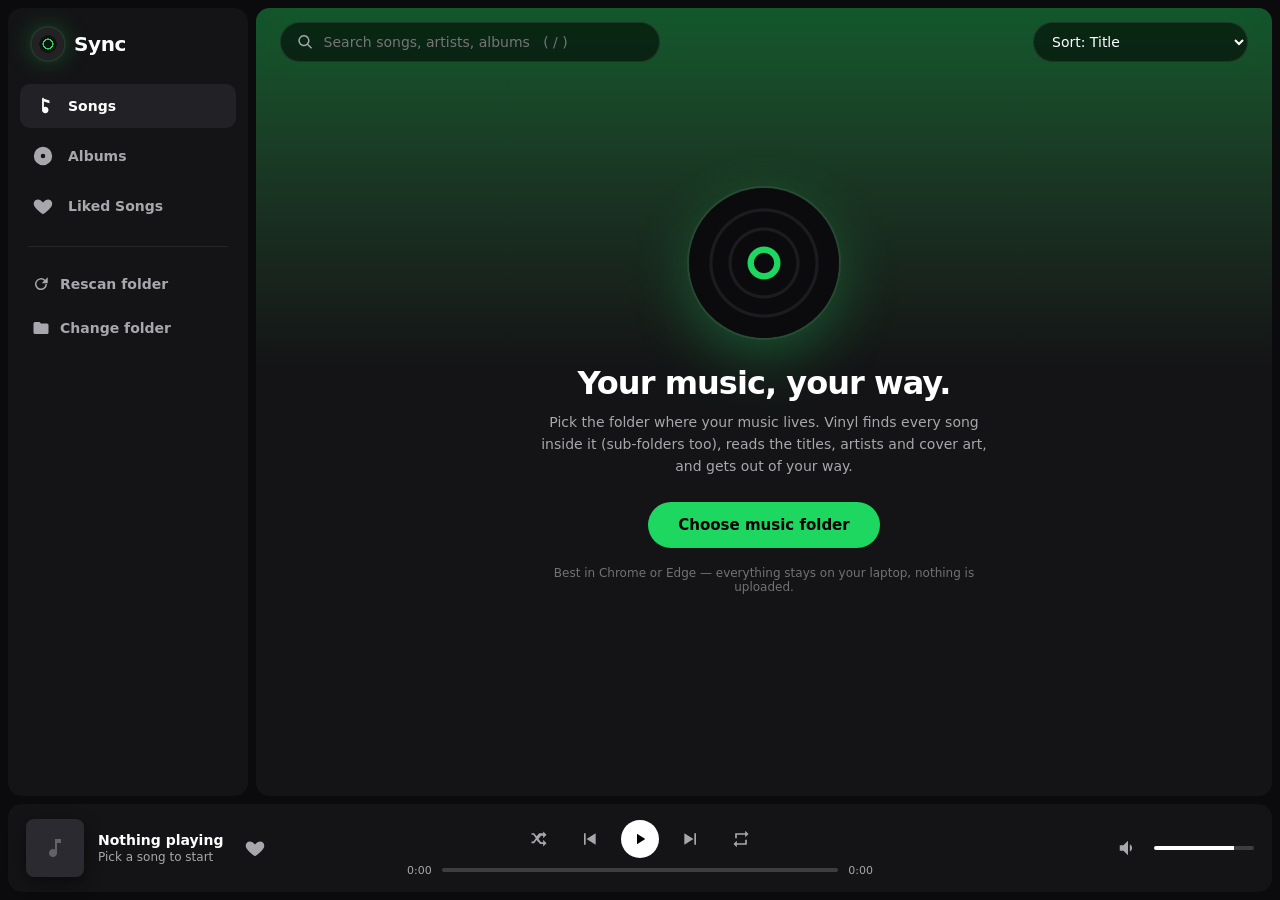
<file: index.html>
<!doctype html>
<html lang="en">

<head>
  <meta charset="utf-8">
  <meta name="viewport" content="width=device-width,initial-scale=1">
  <title>Vinyl — your local music player</title>
  <link rel="stylesheet" href="style.css">
  <link rel="icon" type="image/svg+xml" href="sync-logo.svg">

</head>

<body>
  <div class="app">
    <aside class="side">
      <div class="brand">
        <div class="logo"></div>Sync
      </div>
      <button class="nav active" data-view="all"><svg viewBox="0 0 24 24">
          <path d="M12 3a1 1 0 0 1 1 1v9.27A3.5 3.5 0 1 1 11 16.5V4a1 1 0 0 1 1-1z" />
          <path d="M13 4l6 2v3l-6-2z" />
        </svg>Songs</button>
      <button class="nav" data-view="albums"><svg viewBox="0 0 24 24">
          <path d="M12 2a10 10 0 1 0 0 20 10 10 0 0 0 0-20zm0 12.5a2.5 2.5 0 1 1 0-5 2.5 2.5 0 0 1 0 5z" />
        </svg>Albums</button>
      <button class="nav" data-view="liked"><svg viewBox="0 0 24 24">
          <path
            d="M12 21s-7.5-4.6-9.6-9.2C.9 8.4 3 5 6.4 5c2 0 3.7 1.1 5.6 3.2C13.9 6.1 15.6 5 17.6 5 21 5 23.100 8.400 21.600 11.800 19.500 16.400 12 21 12 21z" />
        </svg>Liked Songs</button>
      <div class="sep"></div>
      <button class="ghost" id="rescan"><svg viewBox="0 0 24 24">
          <path d="M17.6 6.4A8 8 0 1 0 20 12h-2a6 6 0 1 1-1.8-4.2L13 11h8V3z" />
        </svg><span>Rescan folder</span></button>
      <button class="ghost" id="change"><svg viewBox="0 0 24 24">
          <path d="M10 4H4a2 2 0 0 0-2 2v12a2 2 0 0 0 2 2h16a2 2 0 0 0 2-2V8a2 2 0 0 0-2-2h-8z" />
        </svg><span>Change folder</span></button>
      <div class="grow"></div>
      <div class="status" id="status"></div>
    </aside>

    <main class="main" id="main">
      <div class="top">
        <label class="search"><svg viewBox="0 0 24 24">
            <path
              d="M10 2a8 8 0 1 0 4.900 14.300l5.400 5.400 1.400-1.400-5.400-5.400A8 8 0 0 0 10 2zm0 2a6 6 0 1 1 0 12 6 6 0 0 1 0-12z" />
          </svg>
          <input id="q" placeholder="Search songs, artists, albums   ( / )" autocomplete="off"></label>
        <select id="sort" title="Sort">
          <option value="title">Sort: Title</option>
          <option value="artist">Sort: Artist</option>
          <option value="album">Sort: Album</option>
          <option value="added">Sort: Recently modified</option>
        </select>
      </div>
      <div id="content"></div>
    </main>

    <footer class="bar">
      <div class="np">
        <div class="cv" id="npCover"><svg viewBox="0 0 24 24">
            <path d="M12 3v10.600A4 4 0 1 0 14 17V7h4V3z" />
          </svg></div>
        <div class="tx"><b id="npTitle">Nothing playing</b><span id="npArtist">Pick a song to start</span></div>
        <button class="icon" id="npLike" title="Like"><svg viewBox="0 0 24 24">
            <path
              d="M12 21s-7.500-4.600-9.600-9.200C.9 8.400 3 5 6.400 5c2 0 3.700 1.100 5.600 3.200C13.900 6.100 15.600 5 17.600 5 21 5 23.100 8.400 21.600 11.800 19.500 16.400 12 21 12 21z" />
          </svg></button>
      </div>
      <div class="center">
        <div class="ctrl">
          <button class="icon hide-s" id="shuffle" title="Shuffle (S)"><svg viewBox="0 0 24 24">
              <path
                d="M17 3l4 4-4 4V8h-2.600l-3 4 3 4H17v-3l4 4-4 4v-3h-3.600L9 13.200 6.200 17H3v-2h2.200l3-4-3-4H3V5h3.200L9 8.800 12.400 5H17z" />
            </svg></button>
          <button class="icon" id="prev" title="Previous"><svg viewBox="0 0 24 24">
              <path d="M6 5h2v14H6zM20 5v14L9 12z" />
            </svg></button>
          <button class="pp" id="pp" title="Play / Pause (Space)"><svg viewBox="0 0 24 24" id="ppIcon">
              <path d="M8 5v14l11-7z" />
            </svg></button>
          <button class="icon" id="next" title="Next"><svg viewBox="0 0 24 24">
              <path d="M16 5h2v14h-2zM4 5l11 7-11 7z" />
            </svg></button>
          <button class="icon hide-s" id="repeat" title="Repeat (R)"><svg viewBox="0 0 24 24" id="repIcon">
              <path d="M7 7h10v3l4-4-4-4v3H5v6h2zm10 10H7v-3l-4 4 4 4v-3h12v-6h-2z" />
            </svg></button>
        </div>
        <div class="seek"><span id="cur">0:00</span><input type="range" id="seekbar" min="0" max="1000" value="0"><span
            id="dur">0:00</span></div>
      </div>
      <div class="right">
        <button class="icon" id="mute" title="Mute (M)"><svg viewBox="0 0 24 24" id="volIcon">
            <path d="M3 9v6h4l5 5V4L7 9zm13.500 3A4.500 4.500 0 0 0 14 8v8a4.500 4.500 0 0 0 2.500-4z" />
          </svg></button>
        <input type="range" id="vol" min="0" max="100" value="80">
      </div>
    </footer>
  </div>
  <input type="file" id="fallback" webkitdirectory multiple hidden>
  <div class="toast" id="toast"></div>

 <script src="script.js"></script>
</body>

</html>
</file>
<file: style.css>
:root{
  --bg:#0b0b0d; --panel:#141416; --hover:#222226; --line:#ffffff14;
  --text:#fff; --sub:#a7a7ad; --accent:#1ed760; --accent-rgb:30,215,96;
}
*{box-sizing:border-box;margin:0;padding:0}
html,body{height:100%}
body{
  background:var(--bg);color:var(--text);
  font-family:"Inter","SF Pro Display",system-ui,-apple-system,"Segoe UI",Roboto,sans-serif;
  font-size:14px;overflow:hidden;-webkit-font-smoothing:antialiased;
}
button{font:inherit;color:inherit;background:none;border:0;cursor:pointer}
svg{display:block;fill:currentColor}
.app{
  display:grid;height:100vh;gap:8px;padding:8px;
  grid-template-columns:240px 1fr;grid-template-rows:1fr 88px;
}
/* ---------- sidebar ---------- */
.side{background:var(--panel);border-radius:14px;padding:20px 12px;display:flex;flex-direction:column;gap:6px;overflow:hidden}
.brand{display:flex;align-items:center;gap:10px;padding:0 12px 18px;font-weight:800;font-size:20px;letter-spacing:-.4px}
.brand .logo{width:32px;height:32px;border-radius:50%;
  background:radial-gradient(circle at 50% 50%,#111 0 18%,var(--accent) 19% 24%,#111 25% 38%,#222 39% 100%);
  box-shadow:0 0 0 2px #ffffff10, 0 0 24px rgba(var(--accent-rgb),.35);animation:spin 6s linear infinite;animation-play-state:paused}
body.playing .brand .logo{animation-play-state:running}
@keyframes spin{to{transform:rotate(360deg)}}
.nav{display:flex;align-items:center;gap:14px;padding:11px 12px;border-radius:10px;color:var(--sub);font-weight:600;width:100%;text-align:left;transition:.15s}
.nav:hover{color:#fff}
.nav.active{color:#fff;background:var(--hover)}
.nav svg{width:22px;height:22px}
.sep{height:1px;background:var(--line);margin:12px 8px}
.side .grow{flex:1}
.status{color:var(--sub);font-size:12px;padding:0 12px 6px;min-height:18px}
.ghost{display:flex;align-items:center;gap:10px;padding:10px 12px;border-radius:10px;color:var(--sub);font-weight:600;width:100%}
.ghost:hover{color:#fff;background:var(--hover)}
.ghost svg{width:18px;height:18px}
/* ---------- main ---------- */
.main{
  border-radius:14px;overflow-y:auto;position:relative;
  background:linear-gradient(180deg,color-mix(in srgb,var(--accent) 38%,#0b0b0d) 0,var(--panel) 360px);
  transition:background .6s;
}
.main::-webkit-scrollbar{width:10px}.main::-webkit-scrollbar-thumb{background:#ffffff22;border-radius:10px}
.top{position:sticky;top:0;z-index:5;display:flex;align-items:center;gap:12px;padding:14px 24px;
  background:linear-gradient(#0000,#0000);backdrop-filter:blur(14px);}
.search{display:flex;align-items:center;gap:10px;background:#0000008a;border:1px solid var(--line);border-radius:999px;padding:10px 16px;width:min(380px,100%)}
.search:focus-within{border-color:#fff8}
.search svg{width:18px;height:18px;color:var(--sub)}
.search input{background:none;border:0;outline:0;color:#fff;font:inherit;width:100%}
select{background:#0000008a;color:#fff;border:1px solid var(--line);border-radius:999px;padding:10px 14px;font:inherit;outline:0;margin-left:auto}
.hero{padding:26px 24px 18px;display:flex;align-items:flex-end;gap:22px}
.hero .art{width:150px;height:150px;border-radius:10px;flex:none;box-shadow:0 12px 40px #0008;
  background:linear-gradient(135deg,rgba(var(--accent-rgb),.9),#222);display:grid;place-items:center}
.hero .art svg{width:64px;height:64px;opacity:.85}
.hero .art img{width:100%;height:100%;object-fit:cover;border-radius:10px}
.hero small{font-weight:700;text-transform:uppercase;letter-spacing:.12em;font-size:11px}
.hero h1{font-size:clamp(32px,5.4vw,64px);font-weight:900;letter-spacing:-.04em;line-height:1.05;margin:6px 0 10px}
.hero p{color:#ffffffcc}
.actions{display:flex;align-items:center;gap:20px;padding:6px 24px 14px}
.bigplay{width:56px;height:56px;border-radius:50%;background:var(--accent);color:#000;display:grid;place-items:center;transition:.15s;box-shadow:0 8px 24px rgba(var(--accent-rgb),.35)}
.bigplay:hover{transform:scale(1.06)}
.bigplay svg{width:26px;height:26px}
.icon{width:36px;height:36px;display:grid;place-items:center;color:var(--sub);border-radius:50%;transition:.15s}
.icon:hover{color:#fff}
.icon.on{color:var(--accent)}
.icon svg{width:22px;height:22px}
/* list */
.head,.row{display:grid;grid-template-columns:48px minmax(0,6fr) minmax(0,4fr) 44px 64px;align-items:center;gap:12px;padding:0 24px}
.head{height:36px;color:var(--sub);font-size:12px;text-transform:uppercase;letter-spacing:.08em;border-bottom:1px solid var(--line);margin:0 0 8px;position:sticky;top:64px;z-index:4;background:#141416cc;backdrop-filter:blur(10px)}
.list{padding-bottom:30px}
.row{height:58px;cursor:pointer;border-radius:8px;margin:0 12px;padding:0 12px;color:var(--sub)}
.row:hover{background:#ffffff14}
.row .idx{display:grid;place-items:center;width:28px;height:28px;font-variant-numeric:tabular-nums}
.row .idx .pl,.row .idx .eq{display:none;width:16px;height:16px}
.row:hover .idx .n{display:none}
.row:hover .idx .pl{display:block;color:#fff}
.row.playing .idx .n,.row.playing:hover .idx .pl{display:none}
.row.playing .idx .eq{display:flex}
.eq{align-items:flex-end;gap:2px;height:14px}
.eq i{width:3px;background:var(--accent);border-radius:1px;animation:bar 1s ease-in-out infinite;height:30%}
.eq i:nth-child(2){animation-delay:.25s}.eq i:nth-child(3){animation-delay:.5s}
body:not(.playing) .eq i{animation-play-state:paused}
@keyframes bar{0%,100%{height:25%}50%{height:100%}}
.ti{display:flex;align-items:center;gap:12px;min-width:0}
.ti .th{width:42px;height:42px;border-radius:6px;flex:none;background:#2a2a30;overflow:hidden;display:grid;place-items:center;color:#ffffff55}
.ti .th img{width:100%;height:100%;object-fit:cover}
.ti .th svg{width:20px;height:20px}
.ti .tx{min-width:0}
.ti b{display:block;color:#fff;font-weight:600;white-space:nowrap;overflow:hidden;text-overflow:ellipsis}
.row.playing .ti b{color:var(--accent)}
.ti span{display:block;white-space:nowrap;overflow:hidden;text-overflow:ellipsis;font-size:13px}
.row .al{white-space:nowrap;overflow:hidden;text-overflow:ellipsis}
.row .lk{opacity:0;transition:.15s}
.row:hover .lk,.row .lk.on{opacity:1}
.row .tm{text-align:right;font-variant-numeric:tabular-nums}
/* albums */
.grid{display:grid;grid-template-columns:repeat(auto-fill,minmax(168px,1fr));gap:18px;padding:8px 24px 40px}
.card{background:#ffffff0c;border-radius:12px;padding:14px;cursor:pointer;transition:.2s;text-align:left}
.card:hover{background:#ffffff1c;transform:translateY(-3px)}
.card .cv{aspect-ratio:1;border-radius:8px;overflow:hidden;margin-bottom:12px;display:grid;place-items:center;box-shadow:0 8px 24px #0006}
.card .cv img{width:100%;height:100%;object-fit:cover}
.card .cv svg{width:44px;height:44px;opacity:.7}
.card b{display:block;white-space:nowrap;overflow:hidden;text-overflow:ellipsis}
.card span{color:var(--sub);font-size:13px}
/* empty */
.empty{min-height:70vh;display:grid;place-items:center;text-align:center;padding:30px}
.empty .box{max-width:460px}
.empty .disc{width:150px;height:150px;margin:0 auto 26px;border-radius:50%;
  background:radial-gradient(circle,#0b0b0d 0 9%,var(--accent) 10% 15%,#0b0b0d 16% 30%,#1b1b20 31% 33%,#0b0b0d 34% 48%,#1b1b20 49% 51%,#0b0b0d 52% 100%);
  box-shadow:0 0 0 2px #ffffff12,0 20px 60px rgba(var(--accent-rgb),.3);animation:spin 8s linear infinite}
.empty h2{font-size:32px;font-weight:900;letter-spacing:-.03em;margin-bottom:10px}
.empty p{color:var(--sub);line-height:1.55;margin-bottom:24px}
.cta{background:var(--accent);color:#000;font-weight:800;padding:14px 30px;border-radius:999px;transition:.15s;font-size:15px}
.cta:hover{transform:scale(1.05)}
.cta.alt{background:#ffffff1a;color:#fff;margin-left:8px}
.empty small{display:block;margin-top:18px;color:#ffffff66;font-size:12px}
.drop{outline:2px dashed var(--accent);outline-offset:-10px}
/* ---------- player bar ---------- */
.bar{grid-column:1/-1;background:var(--panel);border-radius:14px;display:grid;grid-template-columns:minmax(0,1fr) minmax(0,1.4fr) minmax(0,1fr);align-items:center;gap:16px;padding:0 18px}
.np{display:flex;align-items:center;gap:14px;min-width:0}
.np .cv{width:58px;height:58px;border-radius:8px;flex:none;background:#2a2a30;overflow:hidden;display:grid;place-items:center;color:#ffffff44;box-shadow:0 6px 18px #0007}
.np .cv img{width:100%;height:100%;object-fit:cover}
.np .cv svg{width:24px;height:24px}
.np .tx{min-width:0}
.np b{display:block;white-space:nowrap;overflow:hidden;text-overflow:ellipsis;font-weight:600}
.np span{display:block;white-space:nowrap;overflow:hidden;text-overflow:ellipsis;color:var(--sub);font-size:12px;margin-top:2px}
.center{display:flex;flex-direction:column;align-items:center;gap:6px}
.ctrl{display:flex;align-items:center;gap:14px}
.ctrl .icon svg{width:20px;height:20px}
.ctrl .pp{width:38px;height:38px;border-radius:50%;background:#fff;color:#000;display:grid;place-items:center;transition:.15s}
.ctrl .pp:hover{transform:scale(1.08)}
.ctrl .pp svg{width:18px;height:18px}
.seek{display:flex;align-items:center;gap:10px;width:100%;max-width:640px;color:var(--sub);font-size:11px;font-variant-numeric:tabular-nums}
.seek span{width:38px}.seek span:first-child{text-align:right}
.right{display:flex;align-items:center;justify-content:flex-end;gap:8px}
input[type=range]{-webkit-appearance:none;appearance:none;height:4px;border-radius:4px;outline:0;cursor:pointer;flex:1;
  --p:0%;background:linear-gradient(to right,#fff var(--p),#ffffff2e var(--p))}
input[type=range]::-webkit-slider-thumb{-webkit-appearance:none;width:12px;height:12px;border-radius:50%;background:#fff;opacity:0;transition:.1s}
input[type=range]::-moz-range-thumb{width:12px;height:12px;border:0;border-radius:50%;background:#fff;opacity:0}
input[type=range]:hover{background:linear-gradient(to right,var(--accent) var(--p),#ffffff2e var(--p))}
input[type=range]:hover::-webkit-slider-thumb{opacity:1}
input[type=range]:hover::-moz-range-thumb{opacity:1}
#vol{flex:none;width:100px}
.toast{position:fixed;left:50%;bottom:110px;transform:translateX(-50%);background:#fff;color:#000;padding:10px 18px;border-radius:999px;font-weight:700;opacity:0;pointer-events:none;transition:.25s;z-index:20}
.toast.show{opacity:1}
@media(max-width:860px){
  .app{grid-template-columns:1fr;grid-template-rows:auto 1fr 88px}
  .side{flex-direction:row;padding:8px;align-items:center;overflow-x:auto}
  .brand,.status,.sep,.side .grow,.ghost span{display:none}
  .nav{width:auto;padding:8px 12px}
  .head,.row{grid-template-columns:40px minmax(0,1fr) 44px 56px}
  .head .al,.row .al{display:none}
  .bar{grid-template-columns:1fr auto;padding:0 12px}.right{display:none}
  .seek{display:none}.ctrl .hide-s{display:none}
  .hero .art{display:none}
}
</file>
